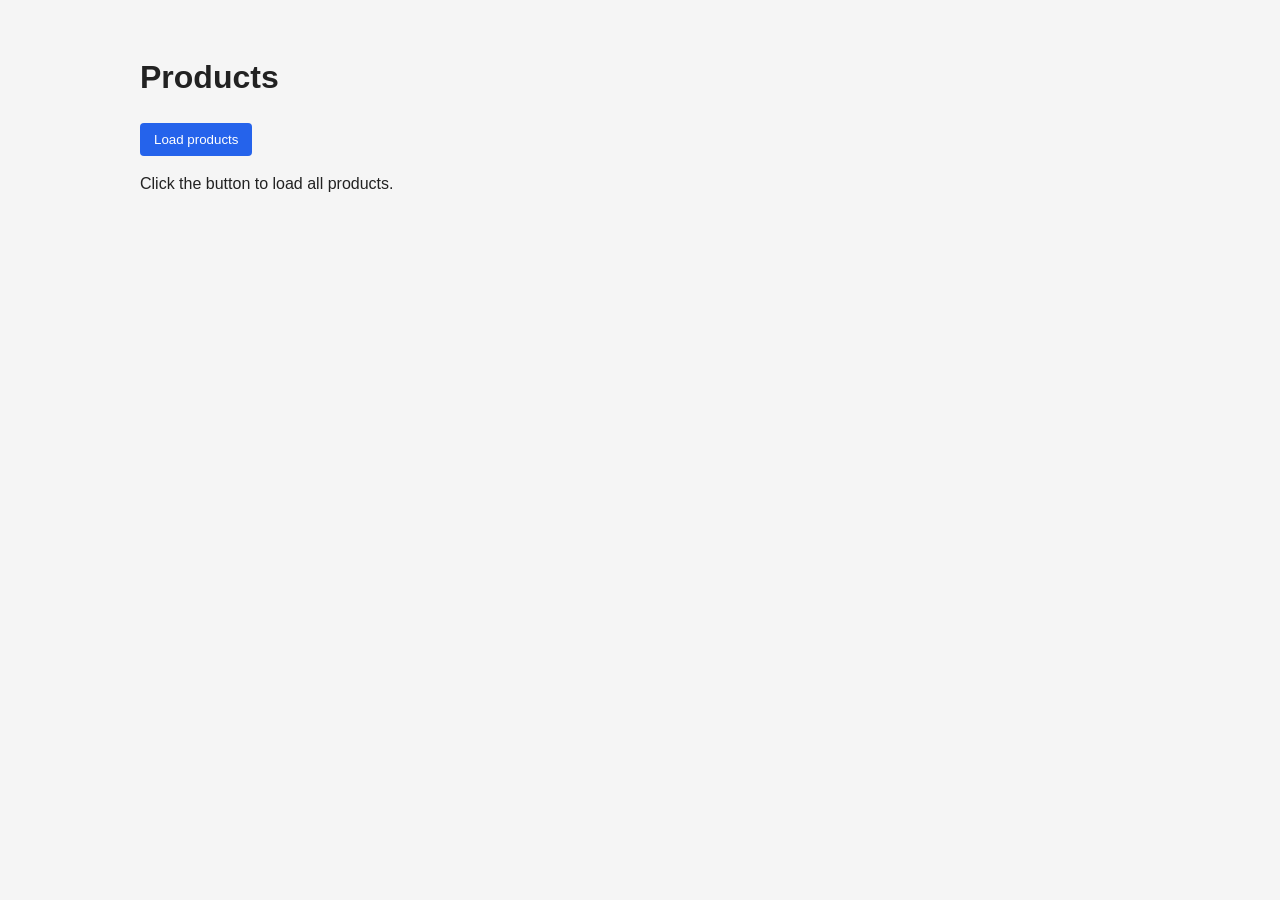
<file: Day 4 task 1/index.html>
<!doctype html>
<html lang="en">
  <head>
    <meta charset="UTF-8" />
    <meta name="viewport" content="width=device-width, initial-scale=1.0" />
    <title>All Products</title>
    <link rel="stylesheet" href="styles.css" />
  </head>
  <body>
    <main>
      <h1>Products</h1>
      <button id="load-products" type="button">Load products</button>
      <p id="message" aria-live="polite">Click the button to load all products.</p>
      <section id="products" aria-label="Products"></section>
    </main>
    <script src="script.js"></script>
  </body>
</html>
</file>
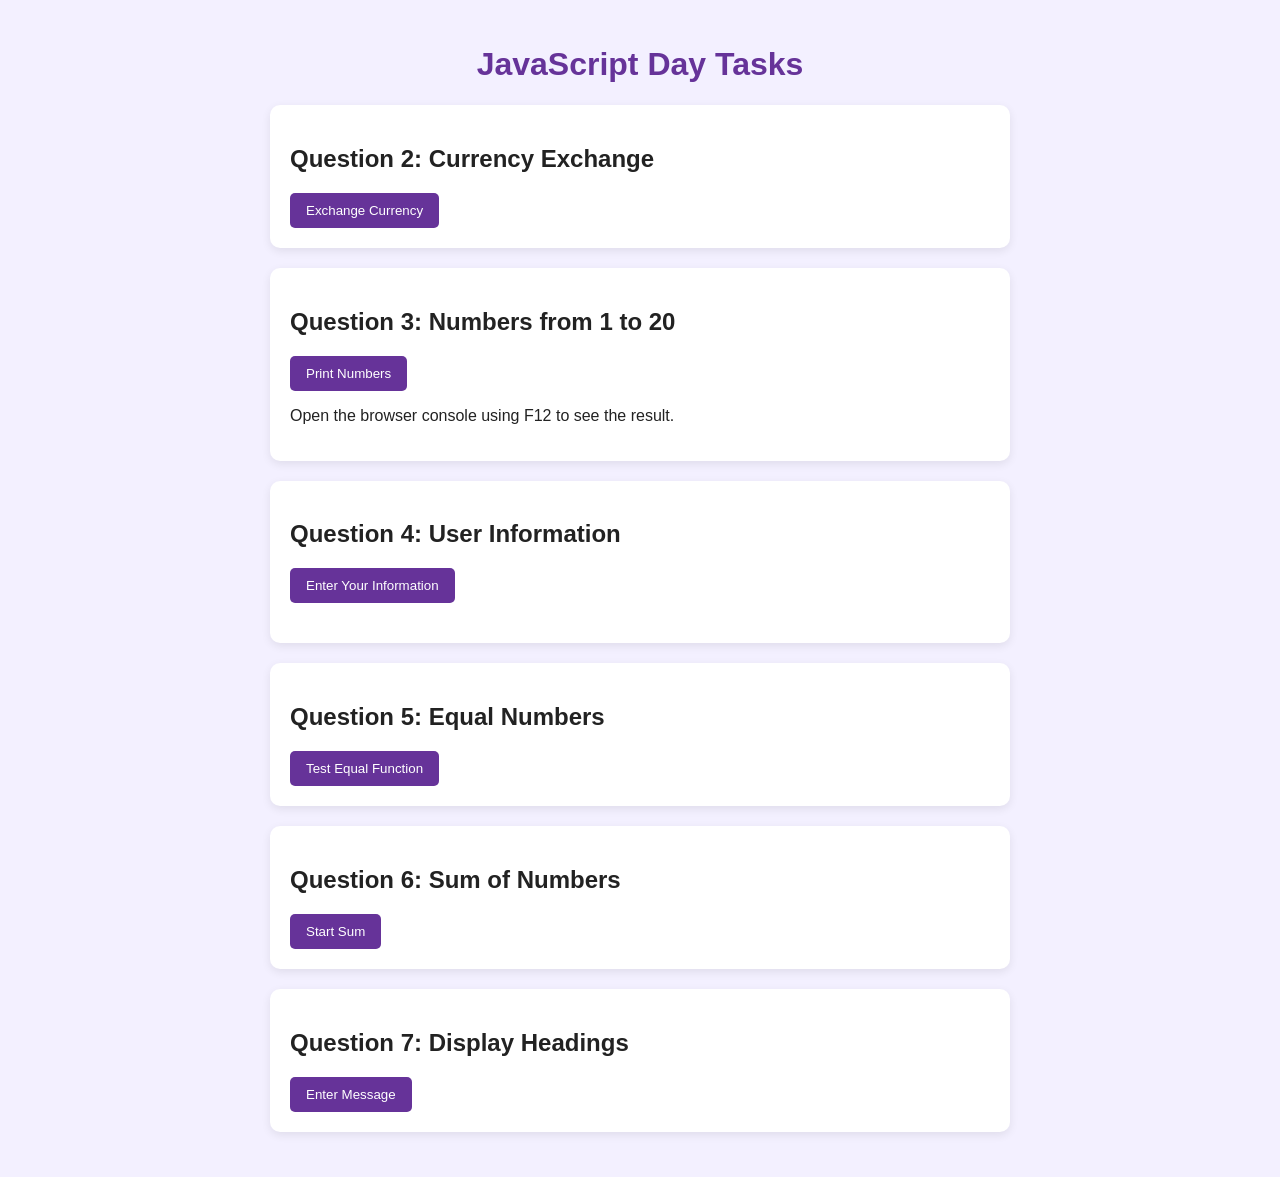
<file: Task1/index.html>
<!DOCTYPE html>
<html lang="en">
<head>
    <meta charset="UTF-8">
    <meta name="viewport" content="width=device-width, initial-scale=1.0">
    <title>JavaScript Day</title>
    <link rel="stylesheet" href="style.css">
    <script src="script.js" defer></script>
</head>
<body>
    <h1>JavaScript Day Tasks</h1>

    <section>
        <h2>Question 2: Currency Exchange</h2>
        <button onclick="testExchange()">Exchange Currency</button>
    </section>

    <section>
        <h2>Question 3: Numbers from 1 to 20</h2>
        <button onclick="printNumbers()">Print Numbers</button>
        <p>Open the browser console using F12 to see the result.</p>
    </section>

    <section>
        <h2>Question 4: User Information</h2>
        <button onclick="getUserInfo()">Enter Your Information</button>
        <div id="userInfo"></div>
    </section>

    <section>
        <h2>Question 5: Equal Numbers</h2>
        <button onclick="testEqualFunc()">Test Equal Function</button>
    </section>

    <section>
        <h2>Question 6: Sum of Numbers</h2>
        <button onclick="calculateSum()">Start Sum</button>
    </section>

    <section>
        <h2>Question 7: Display Headings</h2>
        <button onclick="displayHeadings()">Enter Message</button>
        <div id="headings"></div>
    </section>
</body>
</html>
</file>
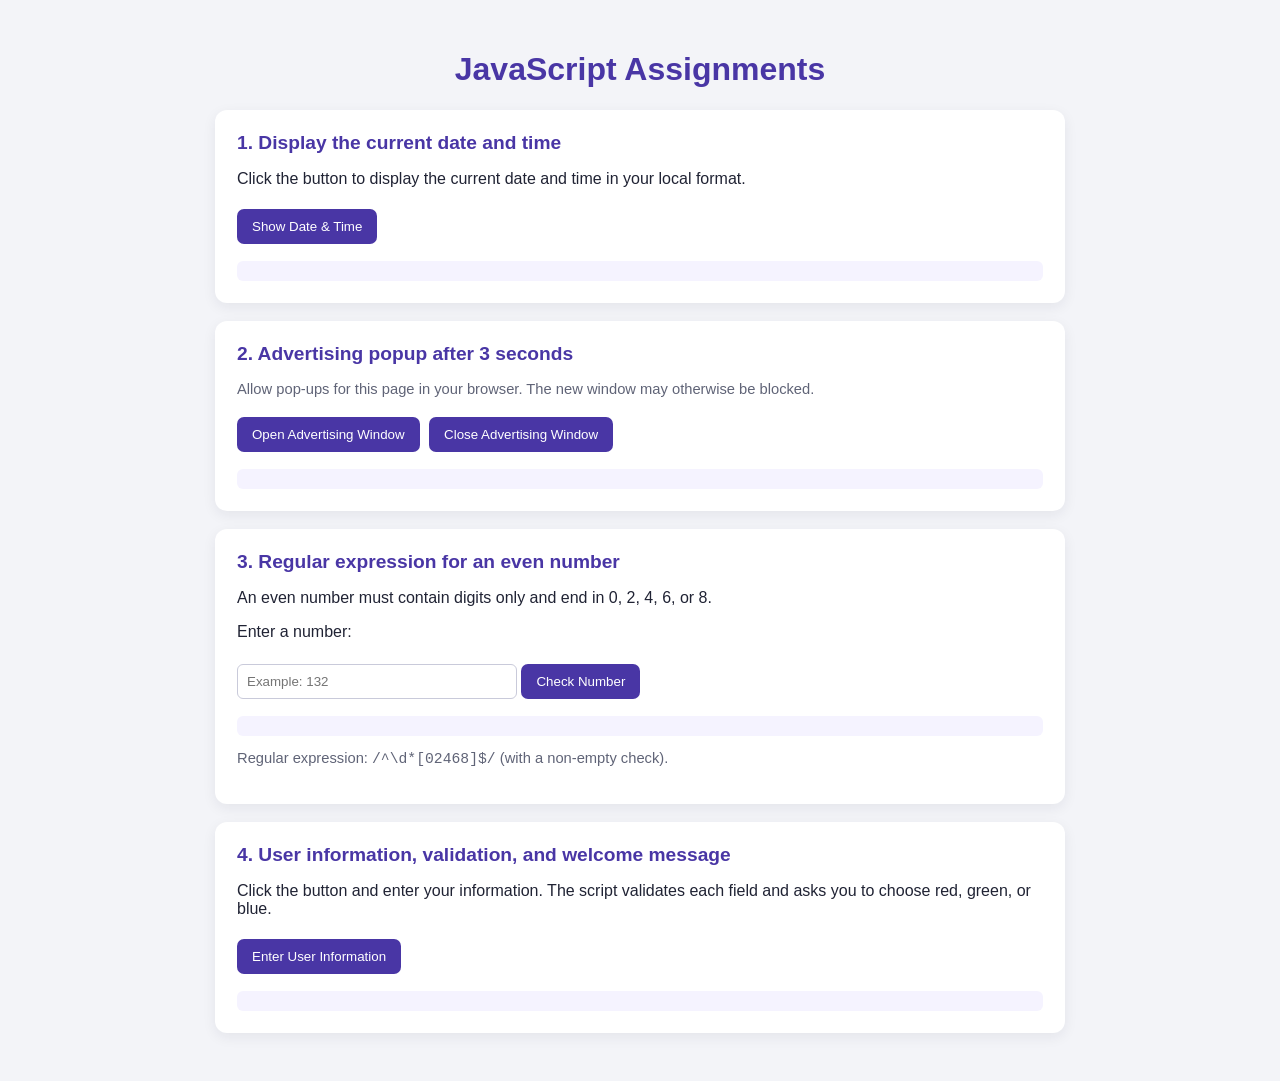
<file: Task_2/index.html>
<!DOCTYPE html>
<html lang="en">
<head>
  <meta charset="UTF-8">
  <meta name="viewport" content="width=device-width, initial-scale=1.0">
  <title>JavaScript Assignments</title>
  <style>
    * { box-sizing: border-box; }
    body {
      margin: 0; padding: 30px 16px; font-family: Arial, sans-serif;
      background: #f3f4f8; color: #202334;
    }
    main { max-width: 850px; margin: auto; }
    h1 { text-align: center; color: #4936a5; }
    .card {
      background: white; padding: 22px; margin: 18px 0;
      border-radius: 12px; box-shadow: 0 4px 14px #17203312;
    }
    h2 { margin-top: 0; color: #4936a5; font-size: 1.2rem; }
    button {
      border: 0; border-radius: 7px; padding: 10px 15px;
      background: #4936a5; color: white; cursor: pointer; margin: 5px 5px 5px 0;
    }
    button:hover { background: #35267f; }
    input { padding: 9px; border: 1px solid #c9cada; border-radius: 6px; width: min(100%, 280px); }
    .result { margin-top: 12px; padding: 10px; background: #f5f3ff; border-radius: 6px; min-height: 20px; overflow-wrap: anywhere; }
    .hint { color: #606477; font-size: .92rem; }
    .success { color: #167442; }
    .error { color: #b42318; }
  </style>
</head>
<body>
<main>
  <h1>JavaScript Assignments</h1>

  <section class="card">
    <h2>1. Display the current date and time</h2>
    <p>Click the button to display the current date and time in your local format.</p>
    <button id="dateButton">Show Date &amp; Time</button>
    <div id="dateResult" class="result" aria-live="polite"></div>
  </section>

  <section class="card">
    <h2>2. Advertising popup after 3 seconds</h2>
    <p class="hint">Allow pop-ups for this page in your browser. The new window may otherwise be blocked.</p>
    <button id="openAdButton">Open Advertising Window</button>
    <button id="closeAdButton">Close Advertising Window</button>
    <div id="popupResult" class="result" aria-live="polite"></div>
  </section>

  <section class="card">
    <h2>3. Regular expression for an even number</h2>
    <p>An even number must contain digits only and end in 0, 2, 4, 6, or 8.</p>
    <label for="numberInput">Enter a number:</label><br><br>
    <input id="numberInput" type="text" placeholder="Example: 132">
    <button id="checkNumberButton">Check Number</button>
    <div id="numberResult" class="result" aria-live="polite"></div>
    <p class="hint">Regular expression: <code>/^\d*[02468]$/</code> (with a non-empty check).</p>
  </section>

  <section class="card">
    <h2>4. User information, validation, and welcome message</h2>
    <p>Click the button and enter your information. The script validates each field and asks you to choose red, green, or blue.</p>
    <button id="userButton">Enter User Information</button>
    <div id="userResult" class="result" aria-live="polite"></div>
  </section>
</main>

<script>
  // Assignment 1: show the current local date and time.
  document.getElementById("dateButton").addEventListener("click", function () {
    document.getElementById("dateResult").textContent = new Date().toLocaleString();
  });

  // Assignment 2: open an advertising window after 3 seconds and provide a close button.
  let advertisingWindow = null;
  document.getElementById("openAdButton").addEventListener("click", function () {
    const result = document.getElementById("popupResult");
    result.textContent = "The advertising window will open in 3 seconds...";
    window.setTimeout(function () {
      advertisingWindow = window.open("", "advertisingWindow", "width=600,height=500");
      if (!advertisingWindow) {
        result.textContent = "The browser blocked the pop-up. Allow pop-ups for this page and try again.";
        return;
      }

      advertisingWindow.document.open();
      advertisingWindow.document.write(`<!DOCTYPE html>
        <html lang="en"><head><meta charset="UTF-8"><title>Special Offer</title>
        <style>
          body { font-family: Arial, sans-serif; padding: 25px; background: #fff8e8; color: #242424; line-height: 1.6; }
          h1 { color: #a54b00; }
          .offer { padding: 16px; background: white; border: 2px solid #f0b44d; border-radius: 10px; }
        </style></head><body>
        <h1>Special Advertising Offer!</h1>
        <div class="offer">
          <h2>Discover Something New</h2>
          <p>Welcome to our special advertising page. We are excited to share our latest offer with you.</p>
          <p>Explore products and services designed to make your day easier. Our team is committed to providing a friendly experience and useful solutions for our customers.</p>
          <p>Take your time to learn more about the offer, compare your options, and choose what works best for you.</p>
          <p>Thank you for visiting. We hope you enjoy browsing and have a wonderful day!</p>
        </div>
        </body></html>`);
      advertisingWindow.document.close();
      result.textContent = "Advertising window opened.";
    }, 3000);
  });

  document.getElementById("closeAdButton").addEventListener("click", function () {
    if (advertisingWindow && !advertisingWindow.closed) {
      advertisingWindow.close();
      document.getElementById("popupResult").textContent = "Advertising window closed.";
    } else {
      document.getElementById("popupResult").textContent = "There is no open advertising window to close.";
    }
  });

  // Assignment 3: digits only, and the last digit must be even.
  const evenNumberRegex = /^\d*[02468]$/;
  document.getElementById("checkNumberButton").addEventListener("click", function () {
    const value = document.getElementById("numberInput").value.trim();
    const isEven = value.length > 0 && evenNumberRegex.test(value);
    const result = document.getElementById("numberResult");
    result.textContent = isEven ? "true — this is an even number." : "false — enter a whole number that ends in 0, 2, 4, 6, or 8.";
    result.className = "result " + (isEven ? "success" : "error");
  });

  // Assignment 4: collect and validate the user's information.
  document.getElementById("userButton").addEventListener("click", function () {
    let name, phone, mobile, email;

    while (true) {
      name = prompt("Enter your name (letters and spaces only):");
      if (name === null) return;
      name = name.trim();
      if (name.length > 0 && /^[\p{L}\s'-]+$/u.test(name)) break;
      alert("Invalid name. Use letters, spaces, apostrophes, or hyphens only.");
    }

    while (true) {
      phone = prompt("Enter your phone number (exactly 8 digits):");
      if (phone === null) return;
      if (/^\d{8}$/.test(phone)) break;
      alert("Invalid phone number. It must contain exactly 8 digits.");
    }

    while (true) {
      mobile = prompt("Enter your mobile number (11 digits, starts with 010, 011, or 012):");
      if (mobile === null) return;
      if (/^01[012]\d{8}$/.test(mobile)) break;
      alert("Invalid mobile number. It must be 11 digits and start with 010, 011, or 012.");
    }

    while (true) {
      email = prompt("Enter your email address (example: abc@123.com):");
      if (email === null) return;
      email = email.trim();
      if (/^[^\s@]+@[^\s@]+\.[^\s@]+$/.test(email)) break;
      alert("Invalid email format. Please try again.");
    }

    let color;
    while (true) {
      color = prompt("Choose a welcome message color: red, green, or blue:");
      if (color === null) return;
      color = color.trim().toLowerCase();
      if (["red", "green", "blue"].includes(color)) break;
      alert("Please choose only red, green, or blue.");
    }

    const today = new Date().toLocaleDateString();
    const result = document.getElementById("userResult");
    result.style.color = color;
    result.className = "result";
    result.textContent = `Welcome ${name}! Today's date is ${today}. Phone: ${phone}. Mobile: ${mobile}. Email: ${email}.`;
  });
</script>
</body>
</html>
</file>
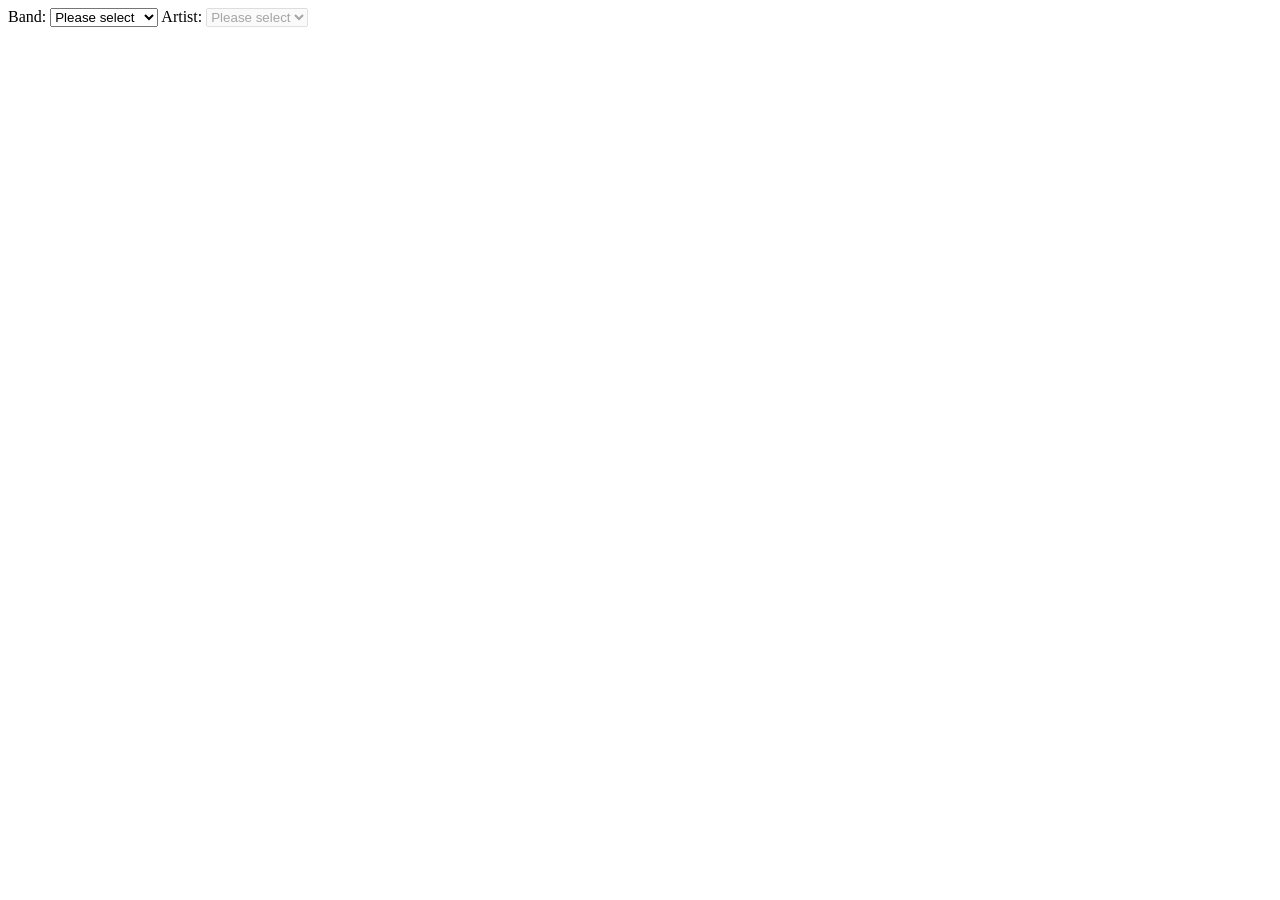
<file: Day 4 task 1/AJAX.html>
<!DOCTYPE html>
<html lang="en">

<head>
    <meta charset="UTF-8">
    <title>Cascading Select Menus</title>
</head>

<body>

    Band:
    <select id="band">
        <option value="">Please select</option>
    </select>

    Artist:
    <select id="artist" disabled>
        <option value="">Please select</option>
    </select>

    <p id="filePicker" style="display:none">
        Select <b>rockbands.json</b> from your device:
        <input type="file" id="fileInput" accept=".json,application/json">
    </p>

    <script>
        var bandSelect = document.getElementById("band");
        var artistSelect = document.getElementById("artist");
        var filePicker = document.getElementById("filePicker");
        var fileInput = document.getElementById("fileInput");
        var data = null;

        var bandNames = {
            beatles: "Beatles",
            stones: "Rolling Stones",
            genesis: "Genesis",
            eagles: "Eagles"
        };

        function loadData(jsonText) {
            data = JSON.parse(jsonText);
            bandSelect.innerHTML = '<option value="">Please select</option>';
            for (var key in data) {
                var opt = document.createElement("option");
                opt.value = key;
                opt.textContent = bandNames[key] || key;
                bandSelect.appendChild(opt);
            }
            filePicker.style.display = "none";
        }

        
        var xhr = new XMLHttpRequest();
        xhr.open("GET", "rockbands.json", true);
        xhr.onreadystatechange = function () {
            if (xhr.readyState === 4) {
                if ((xhr.status === 200 || xhr.status === 0) && xhr.responseText) {
                    try { loadData(xhr.responseText); }
                    catch (e) { filePicker.style.display = "block"; }
                } else {
                    filePicker.style.display = "block";
                }
            }
        };
        xhr.onerror = function () { filePicker.style.display = "block"; };
        try { xhr.send(); } catch (e) { filePicker.style.display = "block"; }

        fileInput.addEventListener("change", function () {
            var file = fileInput.files[0];
            if (!file) return;
            var reader = new FileReader();
            reader.onload = function () { loadData(reader.result); };
            reader.readAsText(file);
        });

        
        bandSelect.addEventListener("change", function () {
            artistSelect.innerHTML = '<option value="">Please select</option>';
            var members = data && data[bandSelect.value];
            if (!members) { artistSelect.disabled = true; return; }

            members.forEach(function (member) {
                var opt = document.createElement("option");
                opt.value = member.value;
                opt.textContent = member.name;
                artistSelect.appendChild(opt);
            });
            artistSelect.disabled = false;
        });

        
        artistSelect.addEventListener("change", function () {
            if (artistSelect.value) window.open(artistSelect.value, "_blank");
        });
    </script>

</body>

</html>
</file>
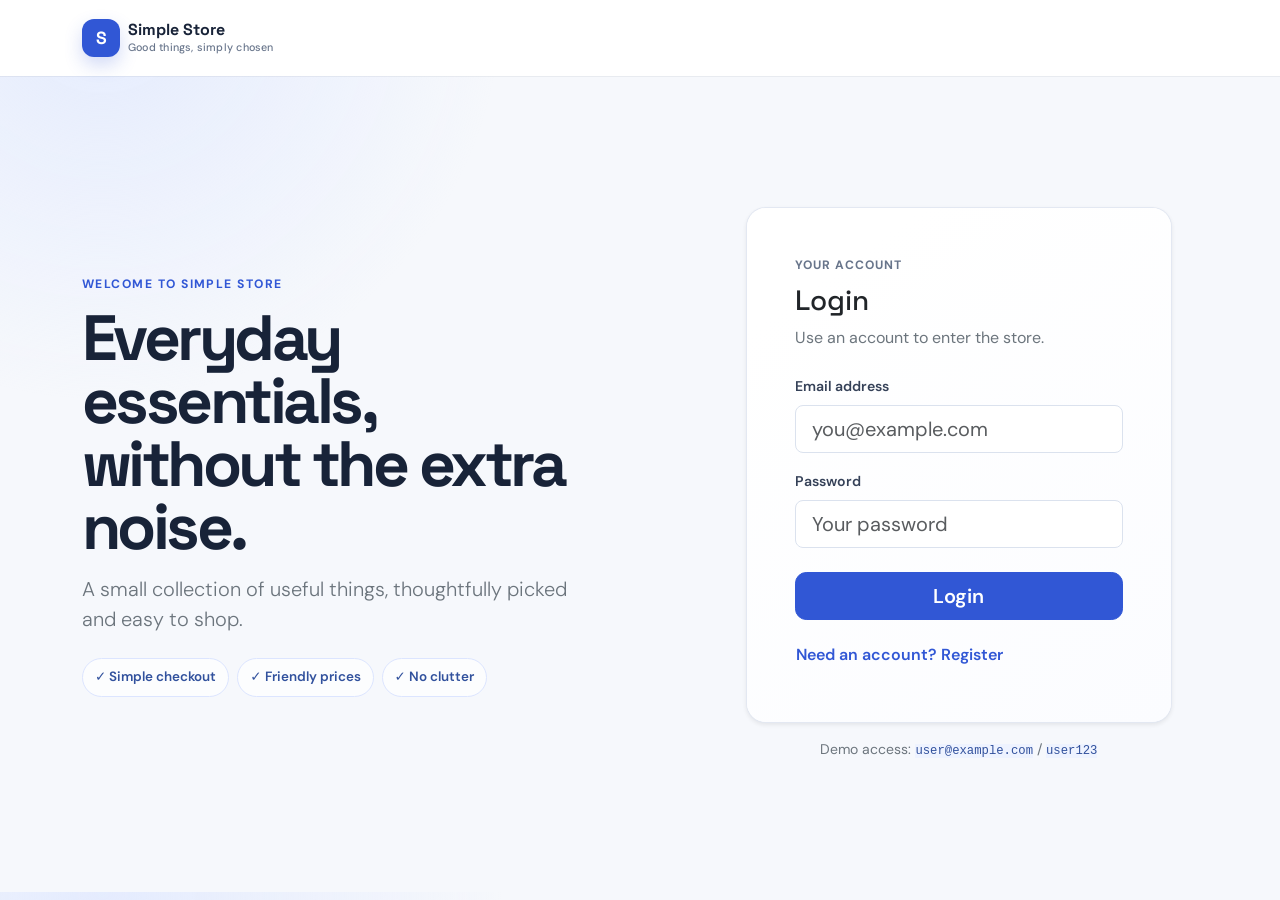
<file: Final project/final.html>
<!DOCTYPE html>
<html lang="en">
<head>
    <meta charset="UTF-8">
    <meta name="viewport" content="width=device-width, initial-scale=1">
    <meta name="description" content="Simple Store — a small, friendly online shop.">
    <title>Simple Store</title>
    <link rel="preconnect" href="https://fonts.googleapis.com">
    <link rel="preconnect" href="https://fonts.gstatic.com" crossorigin>
    <link href="https://fonts.googleapis.com/css2?family=DM+Sans:wght@400;500;600;700&family=Space+Grotesk:wght@500;600;700&display=swap" rel="stylesheet">
    <link href="https://cdn.jsdelivr.net/npm/bootstrap@5.3.3/dist/css/bootstrap.min.css" rel="stylesheet">
    <link rel="stylesheet" href="style.css">
    <script src="https://cdn.jsdelivr.net/npm/bootstrap@5.3.3/dist/js/bootstrap.bundle.min.js" defer></script>
    <script src="script.js" defer></script>
</head>
<body>
    <header class="site-header sticky-top">
        <nav class="navbar navbar-expand-lg bg-white" aria-label="Main navigation">
            <div class="container app-container">
                <a class="navbar-brand d-flex align-items-center gap-2" href="#" aria-label="Simple Store home">
                    <span class="brand-mark" aria-hidden="true">S</span>
                    <span>
                        <span class="brand-name d-block">Simple Store</span>
                        <span class="brand-caption d-block">Good things, simply chosen</span>
                    </span>
                </a>

                <button class="navbar-toggler" type="button" data-bs-toggle="collapse" data-bs-target="#mainNav" aria-controls="mainNav" aria-expanded="false" aria-label="Toggle navigation">
                    <span class="navbar-toggler-icon"></span>
                </button>

                <div class="collapse navbar-collapse" id="mainNav">
                    <div id="userBox" class="d-flex flex-column flex-lg-row align-items-lg-center gap-2 ms-lg-auto pt-3 pt-lg-0"></div>
                </div>
            </div>
        </nav>
    </header>

    <main class="container app-container py-4 py-lg-5">
        <section id="authView" class="auth-shell" aria-labelledby="authTitle">
            <div class="row g-4 g-xl-5 align-items-center">
                <div class="col-lg-6">
                    <div class="auth-intro pe-lg-4">
                        <span class="eyebrow">Welcome to Simple Store</span>
                        <h1 class="display-title">Everyday essentials, without the extra noise.</h1>
                        <p class="lead text-secondary mb-4">A small collection of useful things, thoughtfully picked and easy to shop.</p>
                        <div class="d-flex flex-wrap gap-2" aria-label="Store benefits">
                            <span class="benefit-pill">✓ Simple checkout</span>
                            <span class="benefit-pill">✓ Friendly prices</span>
                            <span class="benefit-pill">✓ No clutter</span>
                        </div>
                    </div>
                </div>

                <div class="col-lg-6 col-xl-5 ms-xl-auto">
                    <div class="card auth-card border-0 shadow-sm">
                        <div class="card-body p-4 p-sm-5">
                            <div class="mb-4">
                                <span class="section-kicker">Your account</span>
                                <h2 id="authTitle" class="h3 mb-2">Login</h2>
                                <p class="text-secondary mb-0">Use an account to enter the store.</p>
                            </div>

                            <form id="loginForm">
                                <div class="mb-3">
                                    <label class="form-label" for="loginEmail">Email address</label>
                                    <input id="loginEmail" class="form-control form-control-lg" type="email" placeholder="you@example.com" autocomplete="email" required>
                                </div>
                                <div class="mb-4">
                                    <label class="form-label" for="loginPassword">Password</label>
                                    <input id="loginPassword" class="form-control form-control-lg" type="password" placeholder="Your password" autocomplete="current-password" required>
                                </div>
                                <button class="btn btn-primary btn-lg w-100" type="submit">Login</button>
                            </form>

                            <form id="registerForm" class="hidden">
                                <div class="mb-3">
                                    <label class="form-label" for="registerName">Name</label>
                                    <input id="registerName" class="form-control form-control-lg" type="text" placeholder="Your name" autocomplete="name" required>
                                </div>
                                <div class="mb-3">
                                    <label class="form-label" for="registerEmail">Email address</label>
                                    <input id="registerEmail" class="form-control form-control-lg" type="email" placeholder="you@example.com" autocomplete="email" required>
                                </div>
                                <div class="mb-4">
                                    <label class="form-label" for="registerPassword">Password</label>
                                    <input id="registerPassword" class="form-control form-control-lg" type="password" minlength="6" placeholder="At least 6 characters" autocomplete="new-password" required>
                                    <div class="form-text">Use at least 6 characters.</div>
                                </div>
                                <button class="btn btn-success btn-lg w-100" type="submit">Create account</button>
                            </form>

                            <div id="authMessage" class="alert d-none mt-3 mb-0" role="status" aria-live="polite"></div>
                            <button id="switchAuth" class="btn btn-link px-0 mt-3" type="button">Need an account? Register</button>
                        </div>
                    </div>
                    <p class="demo-note text-center text-secondary small mt-3 mb-0">Demo access: <code>user@example.com</code> / <code>user123</code></p>
                </div>
            </div>
        </section>

        <section id="customerView" class="hidden" aria-labelledby="customerTitle">
            <div class="page-heading row g-3 align-items-end mb-4">
                <div class="col-lg">
                    <span class="eyebrow">Customer space</span>
                    <h2 id="customerTitle" class="page-title">Products</h2>
                    <p class="text-secondary mb-0">Find something useful for your day.</p>
                </div>
                <div class="col-lg-auto">
                    <div class="actions d-flex flex-wrap gap-2" role="group" aria-label="Customer pages">
                        <button id="customerProducts" class="btn btn-outline-primary hidden" type="button">Products</button>
                        <button id="customerCart" class="btn btn-primary" type="button">Cart <span id="cartCount" class="badge text-bg-light ms-1">0</span></button>
                        <button id="customerOrders" class="btn btn-outline-primary" type="button">Orders</button>
                    </div>
                </div>
            </div>

            <div id="productTools" class="toolbar card border-0 shadow-sm mb-4">
                <div class="card-body p-3 p-md-4">
                    <label class="form-label visually-hidden" for="search">Search products</label>
                    <div class="input-group input-group-lg">
                        <span class="input-group-text bg-white" aria-hidden="true">⌕</span>
                        <input id="search" class="form-control" type="search" placeholder="Search products by name" autocomplete="off">
                    </div>
                </div>
            </div>
            <div id="customerMessage" class="alert d-none" role="status" aria-live="polite"></div>
            <div id="customerContent" class="row g-4"></div>
        </section>

        <section id="adminView" class="hidden" aria-labelledby="adminTitle">
            <div class="page-heading row g-3 align-items-end mb-4">
                <div class="col-lg">
                    <span class="eyebrow">Store management</span>
                    <h2 id="adminTitle" class="page-title">Products</h2>
                    <p class="text-secondary mb-0">Manage the catalogue and keep orders moving.</p>
                </div>
                <div class="col-lg-auto">
                    <div class="actions d-flex flex-wrap gap-2" role="group" aria-label="Admin pages">
                        <button id="adminProducts" class="btn btn-outline-primary hidden" type="button">Products</button>
                        <button id="adminAddProduct" class="btn btn-primary" type="button">Add product</button>
                        <button id="adminDeleteProducts" class="btn btn-outline-danger" type="button">Delete products</button>
                        <button id="adminOrders" class="btn btn-outline-primary" type="button">Orders</button>
                    </div>
                </div>
            </div>
            <div id="adminContent" class="card border-0 shadow-sm"></div>
        </section>
    </main>
</body>
</html>
</file>
<file: Day 4 task 1/styles.css>
* {
  box-sizing: border-box;
}

body {
  margin: 0;
  padding: 32px 16px;
  color: #222;
  background: #f5f5f5;
  font: 16px/1.5 Arial, sans-serif;
}

main {
  max-width: 1000px;
  margin: 0 auto;
}

button {
  padding: 9px 14px;
  border: 0;
  border-radius: 4px;
  color: white;
  background: #2563eb;
  cursor: pointer;
}

button:disabled {
  opacity: 0.6;
  cursor: wait;
}

#products {
  display: grid;
  grid-template-columns: repeat(auto-fit, minmax(220px, 1fr));
  gap: 16px;
  margin-top: 20px;
}

.product-card {
  padding: 20px;
  border: 1px solid #ddd;
  border-radius: 6px;
  background: white;
}

.product-card img {
  display: block;
  width: 140px;
  height: 140px;
  margin-bottom: 16px;
  object-fit: contain;
}

.product-card h2 {
  font-size: 18px;
}

.price {
  font-weight: bold;
}
</file>
<file: Task1/style.css>
body {
    font-family: Arial, sans-serif;
    background: #f3f0ff;
    margin: 0;
    padding: 25px;
    color: #222;
}

h1 {
    text-align: center;
    color: #663399;
}

section {
    background: white;
    padding: 20px;
    margin: 20px auto;
    max-width: 700px;
    border-radius: 10px;
    box-shadow: 0 3px 10px #00000015;
}

button {
    background: #663399;
    color: white;
    border: none;
    padding: 10px 16px;
    border-radius: 5px;
    cursor: pointer;
}

button:hover {
    background: #4b2474;
}

#userInfo {
    margin-top: 20px;
    line-height: 1.8;
}
</file>
<file: Final project/style.css>
:root {
    --brand: #3157d5;
    --brand-dark: #2543ac;
    --ink: #182338;
    --muted: #68758b;
    --line: #e7ebf3;
    --surface: #ffffff;
    --background: #f6f8fc;
    --soft-blue: #eef3ff;
    --soft-green: #eaf8f0;
}

* {
    box-sizing: border-box;
}

body {
    min-width: 320px;
    margin: 0;
    color: var(--ink);
    background:
        radial-gradient(circle at 8% 0%, rgba(219, 229, 255, .65), transparent 25rem),
        var(--background);
    font-family: "DM Sans", system-ui, -apple-system, sans-serif;
}

h1,
h2,
h3,
.navbar-brand,
.page-title {
    font-family: "Space Grotesk", "DM Sans", sans-serif;
}

button,
input {
    font: inherit;
}

.app-container {
    width: min(100% - 2rem, 1180px);
}

.site-header {
    background: rgba(255, 255, 255, .9);
    box-shadow: 0 1px 0 rgba(24, 35, 56, .06);
    backdrop-filter: blur(14px);
}

.navbar {
    min-height: 76px;
}

.navbar-brand {
    color: var(--ink);
    line-height: 1.05;
}

.navbar-brand:hover {
    color: var(--brand);
}

.brand-mark {
    display: grid;
    width: 38px;
    height: 38px;
    place-items: center;
    border-radius: 12px;
    color: #fff;
    background: var(--brand);
    box-shadow: 0 8px 18px rgba(49, 87, 213, .22);
    font-size: 1.1rem;
    font-weight: 700;
}

.brand-name {
    font-size: 1rem;
    font-weight: 700;
}

.brand-caption {
    margin-top: 3px;
    color: var(--muted);
    font-family: "DM Sans", sans-serif;
    font-size: .67rem;
    font-weight: 500;
    letter-spacing: .02em;
}

.display-title {
    max-width: 620px;
    margin: .75rem 0 1rem;
    font-size: clamp(2.4rem, 5vw, 4.7rem);
    font-weight: 700;
    letter-spacing: -.055em;
    line-height: .98;
}

.eyebrow,
.section-kicker {
    color: var(--brand);
    font-size: .76rem;
    font-weight: 700;
    letter-spacing: .12em;
    text-transform: uppercase;
}

.section-kicker {
    display: block;
    margin-bottom: .6rem;
    color: var(--muted);
    letter-spacing: .08em;
}

.benefit-pill {
    padding: .5rem .75rem;
    border: 1px solid #dce5ff;
    border-radius: 999px;
    color: #31519d;
    background: rgba(255, 255, 255, .72);
    font-size: .84rem;
    font-weight: 600;
}

.auth-shell {
    min-height: calc(100vh - 180px);
    display: flex;
    align-items: center;
}

.auth-card,
.toolbar,
#adminContent,
.cart-card,
.order-card {
    border: 1px solid rgba(224, 230, 241, .9) !important;
    border-radius: 1.25rem;
}

.auth-card {
    overflow: hidden;
}

.auth-card .card-body {
    background: linear-gradient(145deg, #fff 15%, #fbfcff 100%);
}

.form-label {
    color: #354158;
    font-size: .88rem;
    font-weight: 600;
}

.form-control,
.input-group-text {
    border-color: #dbe2ee;
}

.form-control:focus {
    border-color: #8199ef;
    box-shadow: 0 0 0 .25rem rgba(49, 87, 213, .12);
}

.btn {
    border-radius: .7rem;
    font-weight: 600;
}

.btn-primary {
    --bs-btn-bg: var(--brand);
    --bs-btn-border-color: var(--brand);
    --bs-btn-hover-bg: var(--brand-dark);
    --bs-btn-hover-border-color: var(--brand-dark);
    --bs-btn-active-bg: var(--brand-dark);
    --bs-btn-active-border-color: var(--brand-dark);
}

.btn-outline-primary {
    --bs-btn-color: var(--brand);
    --bs-btn-border-color: #bdcaf2;
    --bs-btn-hover-bg: var(--soft-blue);
    --bs-btn-hover-color: var(--brand-dark);
    --bs-btn-hover-border-color: #9eb1ec;
    --bs-btn-active-bg: var(--soft-blue);
    --bs-btn-active-color: var(--brand-dark);
}

.btn-success {
    --bs-btn-bg: #198754;
    --bs-btn-border-color: #198754;
}

.btn-danger,
.btn-outline-danger {
    --bs-btn-border-radius: .7rem;
}

.btn-link {
    color: var(--brand);
    font-weight: 600;
    text-decoration: none;
}

.btn-link:hover {
    color: var(--brand-dark);
    text-decoration: underline;
}

.demo-note code {
    color: #31519d;
    background: var(--soft-blue);
}

.page-heading {
    padding-top: .25rem;
}

.page-title {
    margin: .35rem 0 .25rem;
    font-size: clamp(2rem, 4vw, 3rem);
    font-weight: 700;
    letter-spacing: -.045em;
}

.toolbar .card-body {
    background: rgba(255, 255, 255, .75);
    border-radius: 1.25rem;
}

.input-group-text {
    color: var(--brand);
    font-size: 1.35rem;
}

#customerContent {
    align-items: stretch;
}

.product-card {
    height: 100%;
    overflow: hidden;
    border: 1px solid var(--line);
    border-radius: 1rem;
    background: var(--surface);
    box-shadow: 0 8px 24px rgba(24, 35, 56, .05);
    transition: transform .2s ease, box-shadow .2s ease;
}

.product-card:hover {
    transform: translateY(-3px);
    box-shadow: 0 14px 32px rgba(24, 35, 56, .1);
}

.product-image {
    display: block;
    width: 100%;
    height: 205px;
    object-fit: contain;
    padding: 1.25rem;
    background: linear-gradient(135deg, #edf3ff, #f7f9ff);
}

.product-card .card-body {
    display: flex;
    flex-direction: column;
    padding: 1.15rem;
}

.product-card h3 {
    min-height: 3.1rem;
    margin: .4rem 0 .55rem;
    font-size: 1.1rem;
    line-height: 1.4;
}

.category {
    color: var(--brand);
    font-size: .73rem;
    font-weight: 700;
    letter-spacing: .07em;
    text-transform: uppercase;
}

.description {
    display: -webkit-box;
    overflow: hidden;
    min-height: 2.9rem;
    margin-bottom: .35rem;
    color: var(--muted);
    font-size: .9rem;
    line-height: 1.55;
    -webkit-box-orient: vertical;
    -webkit-line-clamp: 2;
}

.description.expanded {
    display: block;
}

.show-description {
    align-self: flex-start;
    margin-bottom: .5rem;
    padding: 0;
    border: 0;
    color: var(--brand);
    background: transparent;
    font-size: .82rem;
}

.show-description:hover {
    color: var(--brand-dark);
    background: transparent;
    text-decoration: underline;
}

.price {
    margin-top: auto;
    color: var(--ink);
    font-family: "Space Grotesk", sans-serif;
    font-size: 1.35rem;
    font-weight: 700;
}

.stock-note {
    color: var(--muted);
    font-size: .8rem;
}

.product-actions {
    display: flex;
    gap: .5rem;
    margin-top: 1rem;
}

.product-actions .btn {
    flex: 1;
}

.empty-state {
    padding: 3rem 1.5rem;
    border: 1px dashed #cbd6eb;
    border-radius: 1rem;
    color: var(--muted);
    background: rgba(255, 255, 255, .65);
    text-align: center;
}

.empty-state .empty-icon {
    display: grid;
    width: 3rem;
    height: 3rem;
    margin: 0 auto 1rem;
    place-items: center;
    border-radius: 50%;
    color: var(--brand);
    background: var(--soft-blue);
    font-size: 1.35rem;
}

.list {
    display: grid;
    gap: .75rem;
}

.list-item {
    display: flex;
    align-items: center;
    justify-content: space-between;
    gap: 1rem;
    padding: 1rem 0;
    border-bottom: 1px solid var(--line);
}

.list-item:last-child {
    border-bottom: 0;
}

.item-info {
    display: flex;
    min-width: 0;
    align-items: center;
    gap: .75rem;
}

.item-info > span {
    overflow-wrap: anywhere;
}

.item-image,
.order-image {
    flex: 0 0 auto;
    width: 56px;
    height: 56px;
    object-fit: contain;
    border-radius: .75rem;
    background: var(--soft-blue);
}

.order-image {
    width: 38px;
    height: 38px;
}

.order-images {
    display: flex;
    flex-wrap: wrap;
    gap: .35rem;
    margin-top: .6rem;
}

.order-card {
    padding: 1.15rem;
    background: var(--surface);
}

.status-badge {
    display: inline-block;
    padding: .35rem .6rem;
    border-radius: 999px;
    color: #42607e;
    background: #edf3f8;
    font-size: .75rem;
    font-weight: 700;
    text-transform: capitalize;
}

.status-badge.confirmed {
    color: #177245;
    background: var(--soft-green);
}

.status-badge.rejected {
    color: #a33b3b;
    background: #fff0f0;
}

.admin-form {
    max-width: 760px;
}

.hidden {
    display: none !important;
}

@media (max-width: 991.98px) {
    .auth-shell {
        min-height: auto;
    }

    .auth-intro {
        text-align: center;
    }

    .auth-intro .d-flex {
        justify-content: center;
    }
}

@media (max-width: 575.98px) {
    .app-container {
        width: min(100% - 1.25rem, 1180px);
    }

    .navbar {
        min-height: 68px;
    }

    .display-title {
        font-size: 2.65rem;
    }

    .page-heading .actions,
    .page-heading .actions .btn {
        width: 100%;
    }

    .page-heading .actions .btn {
        flex: 1 1 auto;
    }

    .list-item {
        align-items: flex-start;
        flex-direction: column;
    }

    .list-item > .btn,
    .list-item > .actions {
        align-self: stretch;
    }

    .list-item > .actions {
        display: flex;
        flex-wrap: wrap;
    }
}
</file>
